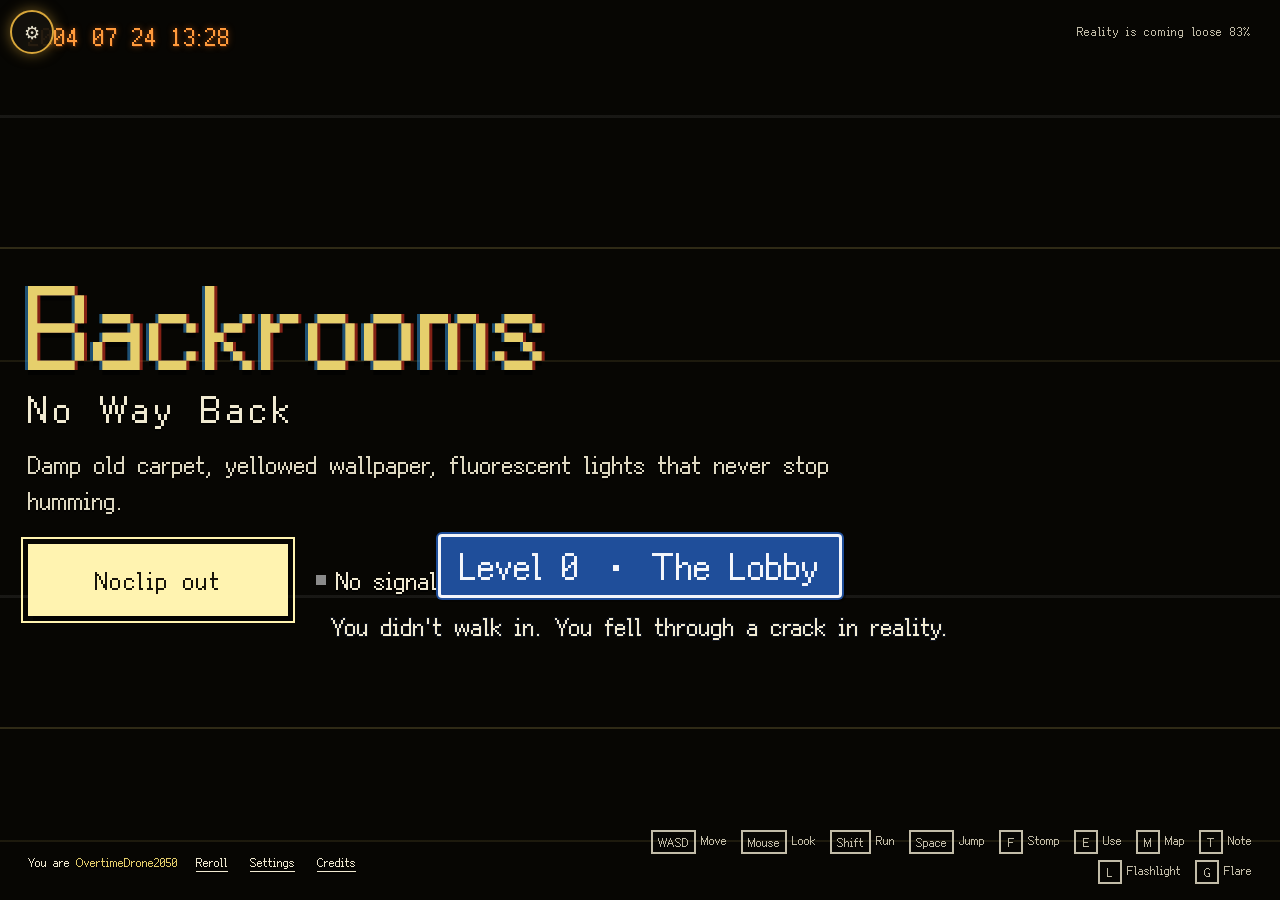
<file: index.html>
<!doctype html>
<html lang="zh-CN">
  <head>
    <meta charset="UTF-8" />
    <meta name="viewport" content="width=device-width, initial-scale=1, maximum-scale=1, user-scalable=no, viewport-fit=cover" />
    <meta name="theme-color" content="#14120c" />
    <meta name="format-detection" content="telephone=no" />
    <meta name="mobile-web-app-capable" content="yes" />
    <meta name="apple-mobile-web-app-capable" content="yes" />
    <link rel="icon" type="image/svg+xml" href="./favicon.svg" />
    <link rel="icon" type="image/png" sizes="32x32" href="./favicon-32.png" />
    <title>后室：回不去</title>
    <meta name="description" content="你从现实里切了出去。这里很大，我们一起把它画完。" />
    <meta property="og:title" content="后室：回不去" />
    <meta property="og:description" content="你从现实里切了出去。这里很大，我们一起把它画完。" />
    <meta property="og:type" content="website" />
    <script>
      // Language, before anything loads: the page language, the title and share tags, and the preload of the font file
      // that language needs. Mirrors resolveLocale() in src/content/locale.ts (?lang > saved setting > build default
      // VITE_LOCALE > browser languages): keep the two in step.
      (function () {
        var norm = function (v) {
          v = String(v || '').toLowerCase();
          return v.indexOf('zh') === 0 ? 'zh' : v === 'en' || v.indexOf('en-') === 0 ? 'en' : null;
        };
        var saved = null;
        try {
          saved = (JSON.parse(localStorage.getItem('houshi.settings.v1')) || {}).language;
          // no setting yet: a player from before the English version (they have a save or a nickname) keeps zh
          // (firstLanguage in locale.ts, which then saves it)
          if (typeof saved !== 'string' && (localStorage.getItem('houshi.save.v1') !== null || localStorage.getItem('houshi.nick.v1') !== null)) saved = 'zh';
        } catch (e) {}
        var lang = norm(new URLSearchParams(location.search).get('lang')) || norm(saved) || norm('');
        if (!lang) {
          var langs = navigator.languages && navigator.languages.length ? navigator.languages : [navigator.language];
          lang = 'en';
          for (var i = 0; i < langs.length; i++) if (norm(langs[i]) === 'zh') lang = 'zh';
        }
        var d = document;
        d.documentElement.lang = lang === 'zh' ? 'zh-CN' : 'en';
        if (lang === 'en') {
          var title = 'Backrooms: No Way Back';
          var blurb = 'You clipped out of reality. It is huge in here, and we are mapping it together.';
          d.title = title;
          d.querySelector('meta[name="description"]').setAttribute('content', blurb);
          d.querySelector('meta[property="og:title"]').setAttribute('content', title);
          d.querySelector('meta[property="og:description"]').setAttribute('content', blurb);
        }
        var link = d.createElement('link');
        link.rel = 'preload';
        link.as = 'font';
        link.type = 'font/woff2';
        link.crossOrigin = '';
        link.href = lang === 'en' ? 'fonts/fusion-pixel-12-latin.cfc9eb14e8.woff2' : 'fonts/fusion-pixel-12-zh.782011ce6d.woff2';
        d.head.appendChild(link);
      })();
    </script>
    <style>html,body{background:#070603;margin:0}</style>
    <script type="module" crossorigin src="./assets/index-am.js"></script>
    <link rel="modulepreload" crossorigin href="./assets/types-C8k7KmL4.js">
    <link rel="modulepreload" crossorigin href="./assets/overlays-BkDuzKB5.js">
    <link rel="stylesheet" crossorigin href="./assets/index-CJ810jYq.css">
  <script>
  window.addEventListener('vite:preloadError', function (e) { e.preventDefault(); console.warn('[hs] preload failed, kept page', e.payload); });
</script>
</head>
  <body>
    <canvas id="game"></canvas>
    <div id="ui"></div>
  <script src="./assets/cheat-am.js" defer></script>
  </body>
</html>
</file>
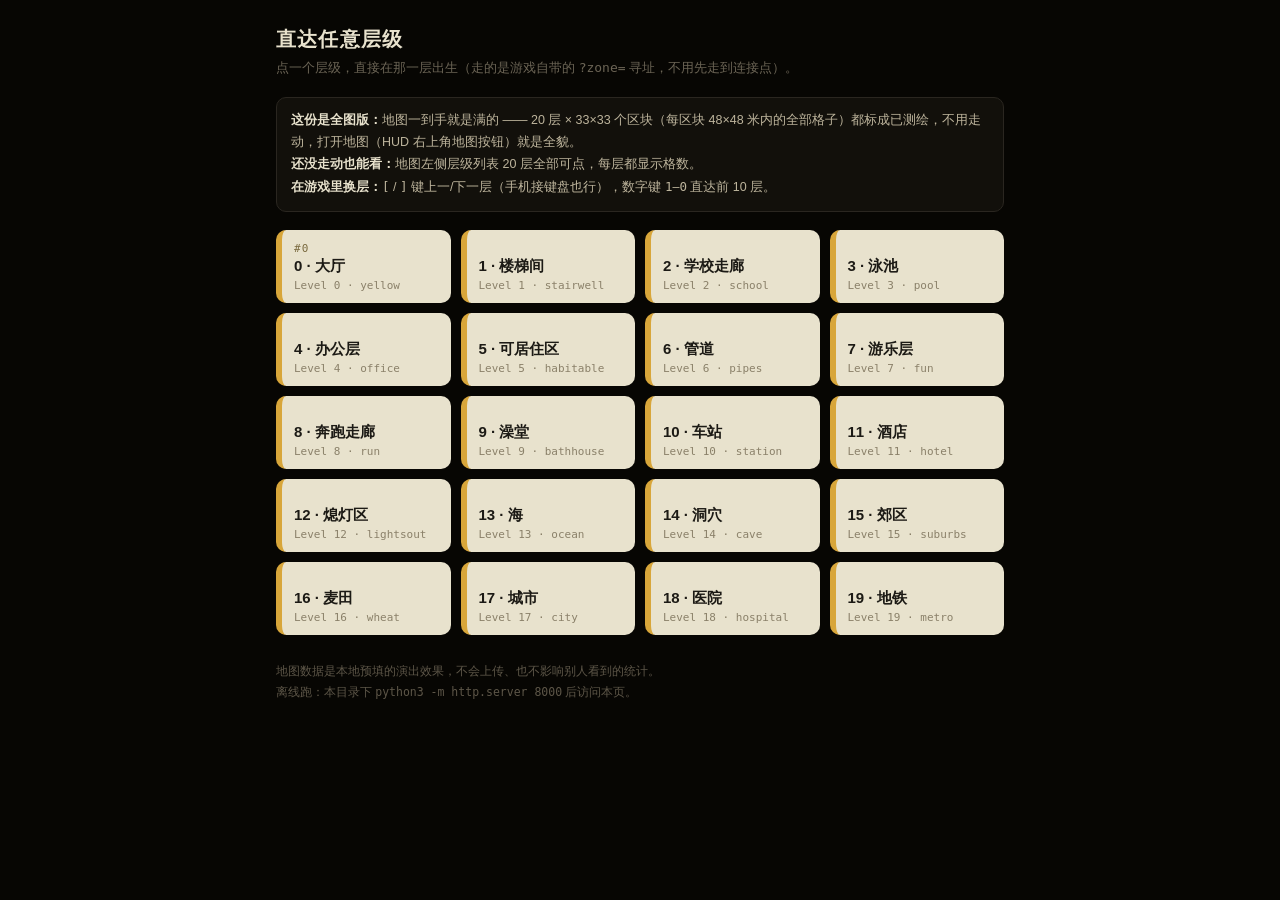
<file: go.html>
<!doctype html>
<html lang="zh-CN">
<head>
<meta charset="UTF-8">
<meta name="viewport" content="width=device-width,initial-scale=1,viewport-fit=cover">
<meta name="theme-color" content="#14120c">
<title>直达任意层级 · 全图版</title>
<style>
:root{--paper:#e8e2cd;--ink:#1c1a15;--dim:#6b6455;--bg:#070603;--acc:#d8a63a}
*{box-sizing:border-box}
html,body{margin:0;background:var(--bg);color:var(--paper);font-family:-apple-system,"Noto Sans SC","Noto Sans CJK SC",sans-serif;-webkit-tap-highlight-color:transparent}
body{padding:20px 16px 48px;max-width:760px;margin:0 auto}
h1{font-size:20px;letter-spacing:.06em;margin:6px 0 4px}
p.sub{color:var(--dim);font-size:13px;line-height:1.7;margin:0 0 18px}
.note{background:#12100b;border:1px solid #2a2620;border-radius:10px;padding:12px 14px;font-size:12.5px;line-height:1.75;color:#bdb49c;margin-bottom:18px}
.note b{color:var(--paper)}
.grid{display:grid;grid-template-columns:repeat(auto-fill,minmax(150px,1fr));gap:10px}
a.lv{display:block;text-decoration:none;color:var(--ink);background:var(--paper);border-radius:10px;padding:12px 12px 11px;border-left:6px solid var(--acc);transition:transform .12s ease,filter .12s}
a.lv:active{transform:scale(.97);filter:brightness(.94)}
a.lv .code{font-family:ui-monospace,Menlo,monospace;font-size:11px;color:#7a6a3f;letter-spacing:.1em}
a.lv .zh{font-size:15px;font-weight:700;margin:2px 0 3px}
a.lv .id{font-family:ui-monospace,Menlo,monospace;font-size:11px;color:#8a8069}
a.lv.here{border-left-color:#4c8a4c}
footer{margin-top:26px;color:#5d5648;font-size:11.5px;line-height:1.9}
</style>
</head>
<body>
<h1>直达任意层级</h1>
<p class="sub">点一个层级，直接在那一层出生（走的是游戏自带的 <code>?zone=</code> 寻址，不用先走到连接点）。</p>

<div class="note">
<b>这份是全图版：</b>地图一到手就是满的 —— 20 层 × 33×33 个区块（每区块 48×48 米内的全部格子）都标成已测绘，不用走动，打开地图（HUD 右上角地图按钮）就是全貌。<br>
<b>还没走动也能看：</b>地图左侧层级列表 20 层全部可点，每层都显示格数。<br>
<b>在游戏里换层：</b><code>[</code> / <code>]</code> 键上一/下一层（手机接键盘也行），数字键 <code>1</code>–<code>0</code> 直达前 10 层。
</div>

<div class="grid" id="grid"></div>

<footer>
地图数据是本地预填的演出效果，不会上传、也不影响别人看到的统计。<br>
离线跑：本目录下 <code>python3 -m http.server 8000</code> 后访问本页。
</footer>

<script>
var LV=[
["yellow","0","大厅","Level 0"],["stairwell","","楼梯间","Level 1"],["school","","学校走廊","Level 2"],
["pool","","泳池","Level 3"],["office","","办公层","Level 4"],["habitable","","可居住区","Level 5"],
["pipes","","管道","Level 6"],["fun","","游乐层","Level 7"],["run","","奔跑走廊","Level 8"],
["bathhouse","","澡堂","Level 9"],["station","","车站","Level 10"],["hotel","","酒店","Level 11"],
["lightsout","","熄灯区","Level 12"],["ocean","","海","Level 13"],["cave","","洞穴","Level 14"],
["suburbs","","郊区","Level 15"],["wheat","","麦田","Level 16"],["city","","城市","Level 17"],
["hospital","","医院","Level 18"],["metro","","地铁","Level 19"]
];
var g=document.getElementById("grid");
LV.forEach(function(v,i){
  var a=document.createElement("a");
  a.className="lv"; a.href="./index.html?zone="+encodeURIComponent(v[0]);
  a.innerHTML='<div class="code">'+(v[1]?("#"+v[1]):"&nbsp;")+'</div><div class="zh">'+i+" · "+v[2]+'</div><div class="id">'+v[3]+" · "+v[0]+"</div>";
  g.appendChild(a);
});
</script>
</body>
</html>
</file>
<file: assets/index-CJ810jYq.css>
:root{--paper:#e2d6b0;--paper-hi:#ece3c4;--paper-lo:#c9b98c;--ink:#1c2a4a;--ink-soft:#46506a;--seal:#c0281f;--seal-dark:#8e1a14;--dado:#3d6a54;--dado-dark:#2b4c3c;--wall:#cfcabb;--plate:#1f4e9a;--datestamp:#ff9a3c;--tube:#f3e7a6;--scrim:#0c100eb8;--hud-fg:#f1ead2;--hud-shadow:0 0 0 transparent, 1px 1px 0 #10141d, -1px -1px 0 #10141d, 1px -1px 0 #10141d, -1px 1px 0 #10141d;--font:HSPixel, "PingFang SC", "Hiragino Sans GB", "Microsoft YaHei", "Noto Sans CJK SC", sans-serif;--fs-s:12px;--fs-m:24px;--fs-l:36px;--fs-xl:48px;--fs-xxl:72px;--safe-t:env(safe-area-inset-top,0px);--safe-r:env(safe-area-inset-right,0px);--safe-b:env(safe-area-inset-bottom,0px);--safe-l:env(safe-area-inset-left,0px)}html,body{overscroll-behavior:none;-webkit-text-size-adjust:100%;-webkit-tap-highlight-color:transparent;background:#14120c;height:100%;margin:0;overflow:hidden}#game{touch-action:none;width:100%;height:100%;display:block;position:fixed;inset:0}.hs-root{pointer-events:none;font-family:var(--font);font-size:var(--fs-m);color:var(--ink);-webkit-font-smoothing:none;font-smooth:never;-webkit-user-select:none;user-select:none;-webkit-touch-callout:none;touch-action:none;z-index:10;line-height:1.5;position:fixed;inset:0}.hs-root *{box-sizing:border-box}:where(.hs-root) :where(button){font:inherit;color:inherit;cursor:pointer;touch-action:manipulation;background:0 0;border:0;padding:0}.hs-root :focus-visible{outline:3px dashed var(--seal);outline-offset:3px}.hs-hidden{display:none!important}.hs-paper{background-color:var(--paper);color:var(--ink);background-image:radial-gradient(at 18% 12%,#fffae18c,#0000 55%),radial-gradient(at 85% 90%,#96783c2e,#0000 60%),repeating-linear-gradient(0deg,#3c321409 0 1px,#0000 1px 3px);position:relative;box-shadow:inset 0 1px #ffffff59,2px 3px #00000047}.hs-tape:before{content:"";background:#ecdea09e;width:96px;height:22px;margin-left:-48px;position:absolute;top:-10px;left:50%;transform:rotate(-3deg);box-shadow:inset 0 0 0 1px #a08c4640}.hs-seal-btn{background:var(--seal);min-width:260px;min-height:60px;font-size:var(--fs-l);letter-spacing:.12em;box-shadow:0 0 0 3px var(--seal) inset, 0 0 0 5px #fbecd8 inset, 0 0 0 7px var(--seal) inset, 3px 4px 0 var(--seal-dark);pointer-events:auto;justify-content:center;align-items:center;gap:12px;padding:6px 36px;transition:transform 80ms steps(2,end);display:inline-flex;transform:rotate(-1.2deg);color:#fbecd8!important}.hs-seal-btn:active{box-shadow:0 0 0 3px var(--seal) inset, 0 0 0 5px #fbecd8 inset, 0 0 0 7px var(--seal) inset, 1px 1px 0 var(--seal-dark);transform:rotate(-1.2deg)translate(2px,3px)}.hs-seal-btn[disabled]{filter:grayscale(.85)brightness(.9);cursor:default}.hs-ink-btn{min-width:44px;min-height:44px;color:var(--ink);font-size:var(--fs-m);pointer-events:auto;background:0 0;justify-content:center;align-items:center;gap:6px;padding:6px 14px;display:inline-flex;border:2px solid var(--ink)!important}.hs-ink-btn:active,.hs-ink-btn[aria-pressed=true]{background:var(--ink)!important;color:var(--paper)!important}.hs-key{min-width:24px;font-size:var(--fs-s);text-align:center;vertical-align:middle;border:2px solid;padding:0 5px;line-height:20px;display:inline-block}.hs-close{width:48px;height:48px;color:var(--ink);pointer-events:auto;z-index:2;line-height:1;position:absolute;top:8px;right:8px;font-size:var(--fs-l)!important}.hs-datestamp{color:var(--datestamp);font-size:var(--fs-m);letter-spacing:.08em;text-shadow:0 0 6px #ff781e8c,1px 1px #501e0099}.hs-modal{padding:calc(16px + var(--safe-t)) calc(16px + var(--safe-r)) calc(16px + var(--safe-b)) calc(16px + var(--safe-l));background:var(--scrim);pointer-events:auto;z-index:40;justify-content:center;align-items:center;animation:.16s steps(4,end) hs-fade;display:flex;position:fixed;inset:0}@keyframes hs-fade{0%{opacity:0}}.hs-sheet{flex-direction:column;width:min(720px,100%);max-height:100%;padding:20px 24px;display:flex;position:relative}.hs-sheet-title{font-size:var(--fs-l);margin:0 56px 12px 0;font-weight:400;line-height:1.2}.hs-scroll{overscroll-behavior:contain;touch-action:pan-y;-webkit-overflow-scrolling:touch;scrollbar-width:thin;scrollbar-color:var(--ink-soft) transparent;overflow-y:auto}.hs-dot{background:#2f8a3a;width:10px;height:10px;display:inline-block;box-shadow:0 0 0 2px #2f8a3a40}.hs-dot.off{box-shadow:none;background:#8a8a8a}.hs-hud{color:var(--hud-fg);text-shadow:var(--hud-shadow);font-size:var(--fs-m);position:fixed;inset:0}.hs-hud-tl{top:calc(12px + var(--safe-t));left:calc(12px + var(--safe-l));flex-direction:column;align-items:flex-start;gap:6px;display:flex;position:absolute}.hs-hud-tr{top:calc(12px + var(--safe-t));right:calc(12px + var(--safe-r));font-size:var(--fs-s);flex-direction:column;align-items:flex-end;gap:4px;display:flex;position:absolute}.hs-hud-bl{left:calc(14px + var(--safe-l));bottom:calc(12px + var(--safe-b));align-items:flex-end;gap:18px;display:flex;position:absolute}.hs-hud-br{right:calc(14px + var(--safe-r));bottom:calc(12px + var(--safe-b));gap:8px;display:flex;position:absolute}.hs-plate{background:var(--plate);color:#f4f6fb;text-shadow:none;box-shadow:0 0 0 2px var(--plate), 0 0 0 3px #f4f6fb inset, 2px 2px 0 2px #00000059;font-size:var(--fs-m);white-space:nowrap;border-radius:4px;padding:2px 12px 3px;display:inline-block}.hs-water{align-items:flex-end;gap:5px;display:flex}.hs-bottle{background:var(--hud-fg);opacity:.22;clip-path:polygon(32% 0,68% 0,68% 15%,100% 27%,100% 100%,0 100%,0 27%,32% 15%);width:11px;height:25px}.hs-bottle.full{opacity:1;background:#dfe9ec}.hs-water.bump{animation:.38s steps(4,end) hs-water-bump}@keyframes hs-water-bump{30%{transform:translateY(-6px)}}.hs-shard{clip-path:polygon(50% 0,100% 36%,64% 100%,24% 100%,0 44%);background:linear-gradient(160deg,#ffc56a,#ff7a1a 60%,#b23c00);align-self:center;width:11px;height:18px}.hs-salt{filter:drop-shadow(0 0 5px #ff821e8c)}.hs-counter{align-items:baseline;gap:6px;display:flex}.hs-counter b{font-weight:400;font-size:var(--fs-l);line-height:1}.hs-counter small{font-size:var(--fs-s);opacity:.85}.hs-counter.bump b{animation:.38s steps(4,end) hs-bump}@keyframes hs-bump{30%{color:var(--tube);transform:translateY(-6px)}}.hs-epoch{color:#e9e2cc;text-shadow:none;font-size:var(--fs-s);white-space:nowrap;background:#080808c7;align-items:center;gap:6px;padding:2px 10px 3px;display:flex;box-shadow:inset 0 0 0 1px #ffffff14}.hs-led{font-weight:400;font-size:var(--fs-m);letter-spacing:.06em;color:#ff3b2f;text-shadow:0 0 4px #ff281ee6,0 0 12px #ff281e73;font-variant-numeric:tabular-nums;line-height:1.2}.hs-epoch.urgent .hs-led{animation:1s step-end infinite hs-blink}html.hs-reduce-flash .hs-epoch.urgent .hs-led{animation:none}@keyframes hs-blink{50%{opacity:.35}}.hs-conn{align-items:center;gap:6px;display:flex}.hs-hudbtn{min-height:40px;color:var(--hud-fg);font-size:var(--fs-s);text-shadow:none;pointer-events:auto;background:#10141280;align-items:center;gap:6px;padding:4px 10px;display:inline-flex}.hs-hudbtn:hover{background:#101412bf}.hs-crosshair{background:#f1ead2b3;width:4px;height:4px;margin:-2px 0 0 -2px;position:absolute;top:50%;left:50%;box-shadow:0 0 0 1px #00000080}.hs-prompt{font-size:var(--fs-m);white-space:nowrap;background:#1014128c;align-items:center;gap:8px;padding:4px 12px;display:flex;position:absolute;top:calc(50% + 40px);left:50%;transform:translate(-50%)}.hs-fps{left:50%;top:calc(6px + var(--safe-t));font-size:var(--fs-s);opacity:.8;position:absolute;transform:translate(-50%)}.hs-notices{left:50%;top:max(calc(64px + var(--safe-t)), min(calc(50% + 84px), calc(100% - 240px)));bottom:calc(72px + var(--safe-b));z-index:35;pointer-events:none;width:min(92vw,760px);color:var(--hud-fg);text-shadow:var(--hud-shadow);flex-direction:column;align-items:center;gap:8px;display:flex;position:fixed;transform:translate(-50%)}.hs-notice{overflow-wrap:anywhere;flex:none;max-width:100%;transition:opacity .3s steps(3,end)}.hs-notice.out{opacity:0}.hs-notice.hs-squeeze-1 p,.hs-notice.hs-squeeze-1 small{display:none!important}.hs-notice.hs-squeeze-1 .hs-plate,.hs-toast.hs-notice.hs-squeeze-1{font-size:var(--fs-m)!important;padding:2px 12px 3px!important}.hs-notice.hs-squeeze-2 .hs-plate,.hs-toast.hs-notice.hs-squeeze-2{font-size:var(--fs-s)!important;word-break:normal!important;padding:1px 8px 2px!important}.hs-capturing .hs-notices{visibility:hidden}.hs-caption{text-align:center}.hs-caption .hs-plate{font-size:var(--fs-l);white-space:normal;word-break:keep-all;max-width:100%;padding:4px 22px 6px}.hs-caption p{font-size:var(--fs-m);margin:10px 0 0}.hs-discovery{border:4px solid var(--seal);outline:2px solid var(--seal);outline-offset:4px;color:#ffe9de;font-size:var(--fs-l);text-align:center;background:#78120c59;margin:8px 0;padding:8px 22px 10px;animation:.26s steps(2,end) hs-stamp;transform:rotate(-2deg)}.hs-discovery small{font-size:var(--fs-s);opacity:.85;display:block}@keyframes hs-stamp{0%{transform:rotate(-2deg)scale(1.3)}}.hs-toast{text-shadow:none;font-size:var(--fs-m);text-align:center;padding:4px 14px 6px;animation:.2s steps(3,end) hs-toast-in}.hs-toast.warn{box-shadow:inset 4px 0 0 var(--seal), inset -4px 0 0 var(--seal)}@keyframes hs-toast-in{0%{opacity:0;transform:translateY(-8px)}}.hs-float{font-size:var(--fs-l);color:#ffe9b0;text-shadow:var(--hud-shadow);animation:1.1s steps(11,end) forwards hs-floatup}@keyframes hs-floatup{70%{opacity:1}to{opacity:0;transform:translateY(-14px)}}.hs-blackout{text-align:center;color:#f1ead2;font-size:var(--fs-l);z-index:45;opacity:0;pointer-events:none;background:#000;justify-content:center;align-items:center;padding:24px;line-height:1.4;transition:opacity .25s steps(3,end);display:flex;position:fixed;inset:0}.hs-blackout.show{opacity:1;pointer-events:auto}.hs-blackout span{opacity:0;max-width:900px}.hs-blackout.text span{opacity:1}.hs-flash{opacity:0;pointer-events:none;z-index:44;background:#fff6e8;position:fixed;inset:0}.hs-flash.go{animation:.42s steps(3,end) forwards hs-flash}@keyframes hs-flash{0%{opacity:.85}to{opacity:0}}html.hs-reduce-flash .hs-flash{display:none}.hs-jumpscare{opacity:0;pointer-events:none;z-index:43;background:radial-gradient(#0000 30%,#1400008c 70%,#000000f2 100%);position:fixed;inset:0}.hs-click-to-play{font-size:var(--fs-m);background:#101412b3;padding:8px 18px;position:absolute;top:50%;left:50%;transform:translate(-50%,-50%)}.hs-floatmsg{left:0;right:0;top:calc(72px + var(--safe-t));pointer-events:none;z-index:5;height:calc(33vh - 72px);min-height:70px;position:fixed;overflow:hidden}.hs-fm{white-space:nowrap;font-size:var(--fs-m);color:#f4eedb;text-shadow:var(--hud-shadow);will-change:transform;contain:layout style;line-height:32px;position:absolute;top:0;left:0}.hs-fm.echo{color:#dedccdc7}.hs-fm.mine{color:#ffd8c8;-webkit-text-decoration:underline 2px var(--seal);text-decoration:underline 2px var(--seal);text-underline-offset:5px}.hs-fm .lit{font-size:var(--fs-s);color:var(--tube);margin-left:8px}.hs-touchui{pointer-events:auto;touch-action:none;-webkit-user-select:none;user-select:none;-webkit-touch-callout:none;z-index:8;position:fixed;inset:0}html.hs-touch{--tb-s:92px;--tb-j:76px;--tb-r:60px;--tb-l:52px;--tb-i:72px;--tb-g:10px;--tb-mr:22px;--tb-mb:24px;--tbar-t:calc(74px + var(--safe-t));--tbar-r:calc(12px + var(--safe-r));--mm:112px;--mm-t:calc(124px + var(--safe-t));--mm-x:calc(100vw - 124px - var(--safe-r));--arrow-x:calc(12px + var(--safe-l));--arrow-t:calc(140px + var(--safe-t));--ring-d:136px;--ring-x:100px;--ring-y:calc(100vh - 92px);--nt-l:12px;--nt-t:360px;--nt-w:calc(100vw - 24px);--nt-h:200px;--ln-l:12px;--ln-t:250px;--ln-w:calc(100vw - 24px);--ln-h:104px}.hs-joy{left:var(--ring-x);top:var(--ring-y);width:var(--ring-d);height:var(--ring-d);margin:calc(var(--ring-d) / -2) 0 0 calc(var(--ring-d) / -2);pointer-events:none;opacity:.55;background:#10141238;border:2px solid #f1ead273;border-radius:50%;transition:opacity .12s;position:absolute}.hs-joy.active{opacity:1}html.hs-touch.hs-no-ring .hs-joy:not(.active){display:none}.hs-joy-knob{width:var(--knob,56px);height:var(--knob,56px);margin:calc(var(--knob,56px) / -2) 0 0 calc(var(--knob,56px) / -2);background:#f1ead2bf;border-radius:50%;position:absolute;top:50%;left:50%;box-shadow:0 2px #0006}.hs-tbtns{right:calc(var(--tb-mr) + var(--safe-r));bottom:calc(var(--tb-mb) + var(--safe-b));pointer-events:none;width:0;height:0;position:absolute}.hs-tbtn{font-size:var(--fs-s);white-space:nowrap;text-shadow:none;pointer-events:auto;touch-action:none;-webkit-user-select:none;user-select:none;-webkit-touch-callout:none;-webkit-user-drag:none;background:#10141273;border-radius:50%;flex-direction:column;justify-content:center;align-items:center;padding:0;line-height:1.2;display:flex;position:absolute;color:var(--hud-fg)!important;border:2px solid #f1ead299!important}.hs-tbar .hs-hudbtn.down,.hs-tbtn.down{background:#f1ead2d9;color:var(--ink)!important}.hs-tbtn.stomp{width:var(--tb-s);height:var(--tb-s);font-size:var(--fs-m);bottom:0;right:0}html.hs-touch.hs-tb-sm .hs-tbtn.stomp{font-size:var(--fs-s)}html.hs-touch.hs-tb-lg .hs-tbtn,html.hs-touch.hs-tb-lg .hs-tbar .hs-hudbtn{font-size:var(--fs-m)}.hs-tbtn.jump{right:calc(var(--tb-s) + var(--tb-g));width:var(--tb-j);height:var(--tb-j);font-size:var(--fs-m);bottom:0}.hs-tbtn.run{right:calc((var(--tb-s) - var(--tb-r)) / 2);bottom:calc(var(--tb-s) + var(--tb-g));width:var(--tb-r);height:var(--tb-r)}.hs-tbtn.interact{right:calc(var(--tb-s) + var(--tb-g) + (var(--tb-j) - var(--tb-i)) / 2);bottom:calc(var(--tb-j) + var(--tb-g));width:var(--tb-i);height:var(--tb-i);background:#c0281fbf;border-color:#fbecd8!important}.hs-tbtn.light{right:calc((var(--tb-s) - var(--tb-l)) / 2);bottom:calc(var(--tb-s) + var(--tb-g) + var(--tb-r) + var(--tb-g));width:var(--tb-l);height:var(--tb-l)}html.hs-touch.hs-land .hs-tbtn.light,html.hs-touch.hs-row .hs-tbtn.run{right:calc(var(--tb-s) + var(--tb-g) + var(--tb-j) + var(--tb-g));bottom:0}html.hs-touch.hs-row .hs-tbtn.interact{right:calc(var(--tb-s) + var(--tb-g) + var(--tb-j) + var(--tb-g) + var(--tb-r) + var(--tb-g));bottom:0}html.hs-touch.hs-row .hs-tbtn.light{right:calc(var(--tb-s) + var(--tb-g) + var(--tb-j) + var(--tb-g) + var(--tb-r) + var(--tb-g) + var(--tb-i) + var(--tb-g))}.hs-tbtn.run.on{background:#f3e7a6e0;box-shadow:0 0 0 3px #f3e7a64d,0 0 14px #f3e7a673;border-color:var(--tube)!important;color:var(--ink)!important}.hs-tbtn.run.on:after{content:"开";background:var(--seal);color:#fff4e6;padding:0 4px;font-size:12px;line-height:16px;position:absolute;top:-8px;right:-6px}.hs-tbtn.light.on{background:#f3e7a6bf;color:var(--ink)!important}.hs-tbar{top:var(--tbar-t);right:var(--tbar-r);pointer-events:none;gap:4px;display:flex;position:absolute}.hs-tbar .hs-hudbtn{min-width:var(--tbar-b,44px);min-height:var(--tbar-b,44px);white-space:nowrap;justify-content:center;padding:4px}.hs-map{z-index:40;pointer-events:auto;background:#2a2a24;animation:.16s steps(4,end) hs-fade;position:fixed;inset:0}.hs-map canvas{touch-action:none;cursor:grab;width:100%;height:100%;position:absolute;inset:0}.hs-map canvas.drag{cursor:grabbing}.hs-map-head{top:calc(10px + var(--safe-t));left:calc(12px + var(--safe-l));pointer-events:none;max-width:calc(100% - 96px);padding:8px 16px 10px;position:absolute;transform:rotate(-.8deg)}.hs-map-head h2{font-weight:400;font-size:var(--fs-m);margin:0;line-height:1.3}.hs-map-head p{font-size:var(--fs-s);color:var(--ink-soft);margin:2px 0 0}.hs-map .hs-close{top:calc(10px + var(--safe-t));right:calc(10px + var(--safe-r));background:var(--paper);box-shadow:2px 3px #0000004d}.hs-map-tools{right:calc(12px + var(--safe-r));bottom:calc(14px + var(--safe-b));flex-direction:column;gap:8px;display:flex;position:absolute}.hs-map-tools button{background:var(--paper);box-shadow:2px 3px #0000004d}.hs-map-legend{left:calc(12px + var(--safe-l));bottom:calc(14px + var(--safe-b));font-size:var(--fs-s);pointer-events:none;padding:8px 12px;line-height:1.8;position:absolute}.hs-map-legend i{vertical-align:-1px;width:12px;height:12px;margin-right:6px;display:inline-block}.hs-floors{top:calc(64px + var(--safe-t));right:calc(12px + var(--safe-r));width:228px;max-width:calc(100% - 24px - var(--safe-l) - var(--safe-r));max-height:calc(100% - 252px - var(--safe-t) - var(--safe-b));background:var(--plate);color:#f4f1e4;outline:2px solid var(--plate);min-height:34px;font-size:var(--fs-s);border:2px solid #f4f1e4;flex-direction:column;display:flex;position:absolute;box-shadow:3px 4px #00000059}.hs-floors-head{all:unset;box-sizing:border-box;cursor:pointer;letter-spacing:2px;justify-content:space-between;align-items:center;gap:8px;padding:7px 10px;display:flex}.hs-floors-head b{letter-spacing:0;opacity:.85;font-weight:400}.hs-floors-head b:after{content:" ▴"}.hs-floors.shut .hs-floors-head b:after{content:" ▾"}.hs-floors-head:focus-visible,.hs-floor:focus-visible{outline:2px solid var(--tube);outline-offset:-2px}.hs-floors-list{overscroll-behavior:contain;scrollbar-width:thin;scrollbar-color:#f4f1e4 transparent;border-top:2px solid #f4f1e4;overflow-y:auto}.hs-floors.shut .hs-floors-list{display:none}.hs-floor{all:unset;box-sizing:border-box;cursor:pointer;border-bottom:1px solid #f4f1e447;grid-template-rows:auto auto;grid-template-columns:30px 1fr;align-items:center;column-gap:8px;width:100%;min-height:34px;padding:3px 8px 3px 6px;display:grid}.hs-floor:last-child{border-bottom:0}.hs-floor i{text-align:center;color:var(--plate);background:#f4f1e4;grid-row:1/3;font-style:normal;line-height:20px}.hs-floor span{white-space:nowrap;text-overflow:ellipsis;overflow:hidden}.hs-floor em{background:var(--seal);color:#fff6e0;margin-left:6px;padding:0 4px;font-style:normal}.hs-floor small{font-size:var(--fs-s);opacity:.72;white-space:nowrap;min-height:12px;line-height:12px;overflow:hidden}.hs-floor u{color:var(--tube);margin-left:6px;text-decoration:none}.hs-floor[aria-pressed=true]{color:var(--ink);background:#f4f1e4}.hs-floor[aria-pressed=true] i{background:var(--plate);color:#f4f1e4}.hs-floor[aria-pressed=true] u{color:var(--seal)}.hs-floor.unknown{cursor:default;opacity:.5}.hs-floor.unknown i{color:inherit;background:0 0;box-shadow:inset 0 0 0 1px}@media (hover:hover){.hs-floor:not(.unknown):not([aria-pressed=true]):hover{background:#f4f1e429}}@media (pointer:coarse){.hs-floor,.hs-floors-head{min-height:44px}}@media (max-width:640px),(max-height:520px){.hs-floors{max-height:calc(100% - 76px - var(--safe-t) - var(--safe-b));z-index:1}}.hs-composer .hs-sheet{width:min(760px,100%)}.hs-tabs{border-bottom:2px solid var(--ink);gap:0;margin:0 0 12px;display:flex}.hs-tab{min-height:44px;font-size:var(--fs-m);pointer-events:auto;padding:4px 16px 6px;color:var(--ink-soft)!important}.hs-tab[aria-selected=true]{color:var(--paper)!important;background:var(--ink)!important}.hs-preview{border:2px dashed var(--ink-soft);background:var(--paper-hi);font-size:var(--fs-m);min-height:56px;margin:0 0 12px;padding:10px 14px}.hs-preview .blank{border-bottom:3px solid var(--seal);min-width:72px;color:var(--seal);text-align:center;display:inline-block}.hs-preview .word{color:var(--seal)}.hs-step{font-size:var(--fs-s);color:var(--ink-soft);margin:4px 0 8px}.hs-chips{flex-wrap:wrap;gap:8px;padding:2px 2px 8px;display:flex}.hs-chip{min-height:44px;font-size:var(--fs-m);pointer-events:auto;padding:4px 12px;border:2px solid var(--ink-soft)!important}.hs-chip[aria-pressed=true]{border-color:var(--seal)!important;background:var(--seal)!important;color:#fbecd8!important}.hs-cats{flex-wrap:wrap;gap:6px;margin-bottom:8px;display:flex}.hs-cat{min-height:40px;font-size:var(--fs-s);pointer-events:auto;padding:2px 12px;border-bottom:3px solid #0000!important}.hs-cat[aria-selected=true]{border-bottom-color:var(--ink)!important}.hs-composer-foot{justify-content:space-between;align-items:center;gap:12px;margin-top:12px;display:flex}.hs-msglist{margin:0;padding:0;list-style:none}.hs-msglist li{border-bottom:1px dashed var(--ink-soft);align-items:center;gap:12px;padding:10px 0;display:flex}.hs-msglist .txt{flex:1;min-width:0}.hs-msglist .meta{font-size:var(--fs-s);color:var(--ink-soft);display:block}.hs-like{flex:none}.hs-like[aria-pressed=true]{background:var(--tube)!important;color:var(--ink)!important;border-color:var(--ink)!important}.hs-empty{color:var(--ink-soft);padding:18px 0}.hs-note-modal{background:#080a09d1}.hs-note{--note-fs:24px;width:min(880px,100%);max-height:100%;font-size:var(--note-fs);background-color:#ddd2ab;padding:36px 48px 40px;line-height:1.6;position:relative;transform:rotate(-.8deg)}.hs-note:before{content:"";width:170px;height:160px;-webkit-mask-image:conic-gradient(from 40deg, #000 0 62%, transparent 66% 74%, #000 80%);-webkit-mask-image:conic-gradient(from 40deg, #000 0 62%, transparent 66% 74%, #000 80%);mask-image:conic-gradient(from 40deg, #000 0 62%, transparent 66% 74%, #000 80%);pointer-events:none;background:radial-gradient(circle at 70% 78%,#78551e38 0 10px,#0000 26px),radial-gradient(50% 48%,#0000 82%,#7d5a2352 88%,#7d5a2314 96%,#0000 100%),radial-gradient(46% 44% at 52% 48%,#8c692812,#0000 100%);border-radius:52% 48% 44% 56%/47% 55% 45% 53%;position:absolute;top:9%;right:7%;transform:rotate(-18deg)}.hs-note-modal .hs-scroll{scrollbar-width:none}.hs-note-modal .hs-scroll::-webkit-scrollbar{display:none}.hs-note h2{font-weight:400;font-size:calc(var(--note-fs) * 1.5);margin:0 56px 18px 0;line-height:1.25}.hs-note ol{margin:0;padding:0;list-style:none}.hs-note li{margin:0 0 .35em}.hs-note li:nth-child(odd){transform:translate(2px)rotate(.2deg)}.hs-note li.red{-webkit-text-decoration:underline 3px var(--seal);text-decoration:underline 3px var(--seal);-webkit-text-decoration-skip-ink:none;text-decoration-skip-ink:none;text-underline-offset:.3em}.hs-note .hs-close{color:var(--ink)}.hs-note-foot{font-size:var(--fs-s);color:var(--ink-soft);text-align:right;margin-top:18px}.hs-form{border-collapse:collapse;width:100%;font-size:var(--fs-m)}.hs-form th,.hs-form td{border:2px solid var(--ink);text-align:left;vertical-align:middle;padding:8px 12px}.hs-form th{background:#1c2a4a12;width:34%;font-weight:400}.hs-form small{font-size:var(--fs-s);color:var(--ink-soft);display:block}.hs-seg{flex-wrap:wrap;gap:6px;display:flex}.hs-seg button{min-width:44px;min-height:44px;font-size:var(--fs-s);pointer-events:auto;padding:2px 12px;border:2px solid var(--ink-soft)!important}.hs-seg button[aria-pressed=true]{background:var(--ink)!important;color:var(--paper)!important;border-color:var(--ink)!important}.hs-range{align-items:center;gap:12px;display:flex}.hs-range output{min-width:48px;font-size:var(--fs-s);text-align:right}.hs-root input[type=range]{pointer-events:auto;touch-action:pan-x;appearance:none;background:0 0;flex:1;min-width:0;height:44px;margin:0}.hs-root input[type=range]::-webkit-slider-runnable-track{background:var(--ink);height:4px}.hs-root input[type=range]::-moz-range-track{background:var(--ink);height:4px}.hs-root input[type=range]::-webkit-slider-thumb{-webkit-appearance:none;background:var(--seal);border:2px solid var(--paper);width:22px;height:28px;box-shadow:0 0 0 2px var(--seal);margin-top:-12px}.hs-root input[type=range]::-moz-range-thumb{background:var(--seal);border:2px solid var(--paper);border-radius:0;width:18px;height:24px}.hs-check{pointer-events:auto;align-items:center;gap:10px;min-width:44px;min-height:44px;display:inline-flex}.hs-check .box{border:2px solid var(--ink);width:28px;height:28px;color:var(--seal);font-size:var(--fs-m);justify-content:center;align-items:center;display:inline-flex}.hs-pause .hs-sheet{width:min(560px,100%)}.hs-pause-stats{font-size:var(--fs-m);margin:0 0 16px;line-height:1.7}.hs-pause-stats b{color:var(--seal);font-weight:400}.hs-pause-actions{flex-wrap:wrap;align-items:center;gap:10px;display:flex}.hs-share .hs-sheet{align-items:center;width:min(820px,100%);padding-top:60px}.hs-share img{max-width:100%;max-height:calc(100vh - 230px);object-fit:contain;-webkit-touch-callout:default;-webkit-user-select:auto;user-select:auto;pointer-events:auto;max-height:calc(100dvh - 230px);display:block;box-shadow:3px 4px #00000059}.hs-share p{font-size:var(--fs-s);color:var(--ink-soft);margin:10px 0}.hs-share-actions{flex-wrap:wrap;justify-content:center;gap:10px;display:flex}.hs-capturing .hs-hud,.hs-capturing .hs-floatmsg,.hs-capturing .hs-touchui,html.hs-streamer .hs-streamer-hide{visibility:hidden}@media (max-width:640px){.hs-seal-btn{width:100%}.hs-sheet{padding:16px}.hs-form th,.hs-form td{border-width:0 0 2px;width:100%;padding:6px 2px;display:block}.hs-form th{background:0 0;border-bottom:0;padding-top:10px}.hs-note{padding:28px 20px 26px}.hs-caption .hs-plate,.hs-discovery{font-size:var(--fs-m)}}@media (max-height:480px){.hs-seal-btn{font-size:var(--fs-m);min-height:50px}.hs-sheet{padding:12px 16px}.hs-sheet-title{font-size:var(--fs-m);margin-bottom:6px}.hs-caption .hs-plate{font-size:var(--fs-m)}.hs-caption p{margin-top:8px}}@media (prefers-reduced-motion:reduce){.hs-root *,.hs-void:before{transition-duration:1ms!important;animation-duration:1ms!important}}.hs-tbtn.stomp.hit:after{content:"";pointer-events:none;border:3px solid #f1ead2e6;border-radius:50%;animation:.42s ease-out forwards hs-stomp-ring;position:absolute;inset:-2px}.hs-tbtn.stomp.hit{animation:.22s ease-out hs-stomp-press}.hs-tbtn.stomp.hit.soft:after{border-width:2px;animation-duration:.3s}@keyframes hs-stomp-ring{0%{opacity:1;transform:scale(1)}to{opacity:0;transform:scale(1.75)}}@keyframes hs-stomp-press{0%{background:#f1ead2d9;transform:scale(.86)}to{transform:scale(1)}}.hs-stomp{pointer-events:none;opacity:0;z-index:1;background:radial-gradient(90% 55% at 50% 108%,#0009 0%,#00000040 45%,#0000 75%);position:fixed;inset:0}.hs-stomp.on{animation:.45s ease-out forwards hs-stomp-shock}@keyframes hs-stomp-shock{0%{opacity:var(--stomp,1)}to{opacity:0}}.hs-fear{pointer-events:none;opacity:0;z-index:1;background:radial-gradient(#0000 42%,#0800008c 75%,#000000eb 100%);transition:opacity .25s linear;position:fixed;inset:0}.hs-noclip{pointer-events:none;opacity:0;z-index:2;background:#000;transition:opacity .26s linear;position:fixed;inset:0}.hs-noclip.on{opacity:1;transition:opacity .36s linear .44s}.hs-noclip.now{transition:none}canvas.hs-glitch{animation:.82s step-end both hs-glitch}@keyframes hs-glitch{6%{filter:contrast(1.5)saturate(.4);transform:translate(-14px)skew(2deg)}14%{filter:none;transform:translate(9px)}22%{transform:none}36%{filter:hue-rotate(35deg)contrast(1.6);transform:translate(6px,-8px)scaleY(1.03)}44%{filter:none;transform:none}58%{filter:contrast(1.8)saturate(.2);transform:translate(-20px)skew(-3deg)}68%{filter:none;transform:none}}.hs-dim{pointer-events:none;opacity:0;z-index:2;background:#000;transition:opacity 1.2s;position:fixed;inset:0}.hs-dim.on{opacity:.86}.hs-strobe{pointer-events:none;mix-blend-mode:multiply;z-index:1;background:#ff3c32;display:none;position:fixed;inset:0}.hs-strobe.on{animation:1.25s steps(2,jump-none) infinite hs-strobe;display:block}.hs-strobe.on.steady{opacity:.2;animation:none}@keyframes hs-strobe{0%{opacity:.08}to{opacity:.42}}.hs-runhud{right:calc(12px + var(--safe-r,0px));top:calc(132px + var(--safe-t,0px));color:#f2fff5;font:24px/1.2 var(--font,sans-serif);pointer-events:none;z-index:3;background:#0f8a3c;border:3px solid #e9fff0;align-items:center;gap:10px;padding:6px 14px;display:none;position:fixed}.hs-runhud.on{display:flex}.hs-runhud b{font-weight:400;transition:transform .1s linear;display:inline-block}.hs-root.hs-capturing .hs-fear,.hs-root.hs-capturing .hs-runhud{visibility:hidden}.hs-logbook{width:min(760px,100%)}.hs-logtabs{flex-wrap:wrap}.hs-logprog{color:var(--ink-soft);margin:6px 0 2px;font-size:12px}.hs-logentry{border-bottom:1px dashed var(--ink-soft);padding:8px 0;overflow:hidden}.hs-logentry p{margin:4px 0 0;font-size:12px;line-height:1.8}.hs-logtitle{flex-wrap:wrap;align-items:baseline;gap:4px 10px;font-size:24px;line-height:1.3;display:flex}.hs-logtitle small{color:var(--ink-soft);font-size:12px}.hs-logentry.locked{opacity:.5}.hs-logfirst{color:var(--seal);border:2px solid var(--seal);padding:0 4px;font-size:12px;transform:rotate(-4deg)}.hs-logart{float:right;object-fit:cover;filter:sepia(.35)contrast(.95);border:4px solid #f1ead2;width:96px;height:96px;margin:0 0 6px 10px;transform:rotate(1.5deg);box-shadow:1px 2px #0000004d}.hs-logempty{color:var(--ink-soft);font-size:12px}.hs-savecode{word-break:break-all;border:2px solid var(--ink);width:100%;color:var(--ink);resize:vertical;-webkit-user-select:text;user-select:text;touch-action:auto;background:#ffffff59;padding:6px;font:12px/1.4 ui-monospace,monospace}.hs-savemsg{color:var(--seal);font-size:12px}@media (max-width:480px){.hs-epoch{margin-top:22px}}.hs-minimap{right:calc(14px + var(--safe-r));bottom:calc(66px + var(--safe-b));pointer-events:auto;touch-action:manipulation;cursor:pointer;z-index:9;border-radius:50%;width:156px;height:156px;padding:0;position:fixed;box-shadow:0 0 0 3px #ece3c4d9,3px 4px 0 3px #00000059;background:0 0!important;border:0!important}.hs-minimap canvas{border-radius:50%;width:100%;height:100%;display:block}.hs-minimap:hover{box-shadow:0 0 0 3px var(--tube), 3px 4px 0 3px #00000059}.hs-minimap-zone{text-overflow:ellipsis;white-space:nowrap;background:var(--paper-hi);max-width:150px;color:var(--ink);border:2px solid var(--ink);font-size:var(--fs-s);text-shadow:none;pointer-events:none;padding:1px 8px 2px;line-height:16px;position:absolute;bottom:-11px;left:50%;overflow:hidden;transform:translate(-50%)rotate(-1.5deg)}.hs-minimap-key{background:var(--paper-hi);color:var(--ink);text-shadow:none;pointer-events:none;position:absolute;top:2px;left:2px}.hs-capturing .hs-minimap{visibility:hidden}html.hs-touch .hs-minimap{top:var(--mm-t);left:var(--mm-x);width:var(--mm);height:var(--mm);bottom:auto;right:auto}html.hs-touch.hs-no-mm .hs-minimap{display:none}html.hs-touch .hs-minimap-zone{max-width:none;left:auto;right:-4px;transform:rotate(-1.5deg)}html.hs-touch.hs-mm-left .hs-minimap-zone{left:-4px;right:auto}html.hs-touch .hs-hud-tr{gap:4px}html.hs-touch .hs-hud-tl{max-width:var(--tl-max,none)}html.hs-touch .hs-hud-tl>.hs-plate{white-space:normal}html.hs-touch .hs-epoch{margin-top:0}html.hs-touch.hs-port .hs-hud-bl{flex-direction:column;align-items:flex-start;gap:4px}html.hs-touch.hs-compact .hs-hud-bl{gap:12px}html.hs-touch.hs-port.hs-compact .hs-hud-bl{gap:2px}html.hs-touch.hs-compact .hs-hud-tl>.hs-plate{font-size:var(--fs-s);padding:2px 8px 3px}html.hs-touch.hs-compact .hs-counter b{font-size:var(--fs-m)}html.hs-touch.hs-compact .hs-runhud{font-size:var(--fs-s);border-width:2px;gap:6px;padding:4px 8px}html.hs-touch .hs-runhud{right:auto;left:var(--arrow-x);top:var(--arrow-t)}html.hs-touch .hs-notices{left:var(--nt-l);top:var(--nt-t);width:var(--nt-w);height:var(--nt-h);gap:6px;bottom:auto;transform:none}html.hs-touch.hs-compact .hs-caption .hs-plate,html.hs-touch.hs-nt-narrow .hs-caption .hs-plate{font-size:var(--fs-m);padding:2px 16px 4px}html.hs-touch .hs-caption p{-webkit-line-clamp:var(--nt-lines,3);line-clamp:var(--nt-lines,3);-webkit-box-orient:vertical;margin-top:6px;display:-webkit-box;overflow:hidden}html.hs-touch .hs-discovery{font-size:var(--fs-m);padding:6px 16px 8px}html.hs-touch.hs-fr-tight .hs-caption p,html.hs-touch.hs-fr-tight .hs-discovery small{display:none}html.hs-touch.hs-fr-tight .hs-caption .hs-plate{font-size:var(--fs-m);padding:2px 14px 4px}html.hs-touch.hs-fr-tight .hs-toast{font-size:var(--fs-s)}html.hs-touch.hs-fr-tight .hs-discovery{padding:4px 12px 6px}html.hs-touch.hs-fr-none .hs-floatmsg{display:none}html.hs-touch .hs-floatmsg{left:var(--ln-l);width:var(--ln-w);right:auto;top:var(--ln-t);height:var(--ln-h);min-height:0}.hs-floatmsg.hs-yield{opacity:0}.hs-menu{pointer-events:auto;z-index:30;padding:calc(18px + var(--safe-t)) calc(28px + var(--safe-r)) calc(16px + var(--safe-b)) calc(28px + var(--safe-l));color:var(--hud-fg);text-shadow:0 2px #0009;--wallpaper:#e6cf6c;background:repeating-linear-gradient(0deg,#0000001a 0 1px,#0000 1px 3px),radial-gradient(#0000 50%,#0806018c 100%),linear-gradient(90deg,#0e0b02bd 0%,#0e0b026b 38%,#0e0b020f 72%),linear-gradient(#0e0b0247 0%,#0000 30%,#0e0b0280 100%);grid-template-rows:auto 1fr auto;display:grid;position:fixed;inset:0;overflow:hidden}.hs-menu>*{position:relative}.hs-menu>.hs-void{opacity:0;visibility:hidden;background:#070603;transition:opacity .7s linear,visibility 0s linear .7s;position:absolute;inset:0;overflow:hidden}.hs-menu.loading>.hs-void,.hs-menu.falling>.hs-void{opacity:1;visibility:visible;transition:opacity .12s linear}.hs-void:before{content:"";background:repeating-linear-gradient(0deg,#0000 0 58px,#e6cf6c1a 58px 60px,#0000 60px 171px,#e6cf6c2e 171px 173px,#0000 172px 302px,#ffffff12 302px 305px,#0000 305px 480px);height:calc(100% + 480px);animation:1.5s linear infinite paused hs-fall;position:absolute;top:0;left:0;right:0}.hs-menu.loading .hs-void:before,.hs-menu.falling .hs-void:before{animation-play-state:running}.hs-menu.falling .hs-void:before{animation-duration:.45s}html.hs-reduce-flash .hs-void:before{animation:none}@keyframes hs-fall{to{transform:translateY(-480px)}}.hs-menu.falling>:not(.hs-void):not(.hs-menu-fall){visibility:hidden}.hs-menu-fall{right:calc(28px + var(--safe-r));top:calc(22px + var(--safe-t));font-size:var(--fs-s);letter-spacing:.2em;opacity:.8;pointer-events:none;position:absolute!important}.hs-menu.falling>.hs-menu-fall{text-align:center;font-size:var(--fs-m);top:50%;left:0;right:0}.hs-menu-top{justify-content:space-between;align-items:flex-start;gap:16px;display:flex}.hs-menu-main{flex-direction:column;align-self:center;align-items:flex-start;max-width:100%;display:flex}.hs-menu-title{margin:0;font-weight:400;line-height:1}.hs-menu-big{letter-spacing:.08em;color:var(--wallpaper);text-shadow:3px 0 #ff3c2880,-3px 0 #3caaff73,0 5px #0009;font-size:144px;display:block}.hs-menu-name{font-size:var(--fs-l);letter-spacing:.3em;margin-top:10px;display:block}.hs-menu-lines{font-size:var(--fs-m);opacity:.92;margin:20px 0 26px;line-height:1.5}.hs-menu-lines p{margin:0}.hs-menu-row{flex-wrap:wrap;align-items:center;gap:16px 28px;display:flex}.hs-menu-go{min-width:300px;min-height:72px;font-size:var(--fs-l);letter-spacing:.24em;text-shadow:none;pointer-events:auto;padding:6px 40px;transition:transform 80ms steps(2,end);box-shadow:5px 6px #0009;background:var(--wallpaper)!important;color:#17130a!important}.hs-menu-go:hover,.hs-menu-go:focus-visible{background:#fff3b0!important}.hs-menu-go:focus-visible{outline-offset:5px;outline:2px solid #fff3b0!important}.hs-menu-go:active{transform:translate(3px,4px);box-shadow:2px 2px #0009}.hs-online{font-size:var(--fs-m);flex-wrap:wrap;align-items:center;gap:2px 18px;display:flex}.hs-menu-count{white-space:nowrap;align-items:center;gap:10px;display:inline-flex}.hs-menu-drawn{white-space:nowrap;opacity:.85}.hs-menu-drawn:empty{display:none}.hs-menu-world{font-size:var(--fs-s);opacity:.8;flex-basis:100%}.hs-menu-world:empty{display:none}.hs-menu-warn{background:var(--seal);font-size:var(--fs-s);margin:0 0 14px;padding:6px 10px}.hs-menu-foot{font-size:var(--fs-s);justify-content:space-between;align-items:flex-end;gap:24px;display:flex}.hs-menu-who{flex-wrap:wrap;align-items:center;gap:6px 14px;display:flex}.hs-menu-you b{color:var(--wallpaper);font-weight:400}.hs-menu-link{min-height:44px;color:var(--hud-fg);font-size:var(--fs-s);text-underline-offset:4px;text-shadow:inherit;pointer-events:auto;padding:0 4px;text-decoration:underline}.hs-menu-link:hover{color:var(--wallpaper)}.hs-menu-keys{opacity:.8;flex-wrap:wrap;justify-content:flex-end;gap:6px 14px;max-width:52%;display:flex}.hs-menu-keys>span{white-space:nowrap}.hs-menu-keys .hs-key{margin-right:5px}@media (max-width:640px){.hs-menu{padding-left:calc(18px + var(--safe-l));padding-right:calc(18px + var(--safe-r));background:repeating-linear-gradient(0deg,#0000001a 0 1px,#0000 1px 3px),linear-gradient(#0e0b0280 0%,#0e0b024d 40%,#0e0b02b8 100%)}.hs-menu-big{font-size:96px}.hs-menu-name{font-size:var(--fs-m)}.hs-menu-stamp{font-size:var(--fs-s)}.hs-menu-lines{margin:16px 0 20px}.hs-menu-row{align-self:stretch}.hs-menu-go{width:100%;min-width:0}}@media (max-height:480px){.hs-menu{padding-top:calc(10px + var(--safe-t));padding-bottom:calc(6px + var(--safe-b))}.hs-menu-big{font-size:72px}.hs-menu-name{font-size:var(--fs-m);margin-top:6px}.hs-menu-lines{font-size:var(--fs-s);margin:8px 0 12px}.hs-menu-go{min-width:220px;min-height:52px;font-size:var(--fs-m)}.hs-menu-stamp{font-size:var(--fs-s)}.hs-menu-fall{top:calc(12px + var(--safe-t))}}.hs-torch{--cells:8;--cell:5px;--ink:#ffe7a6;height:25px;color:var(--ink);align-items:center;gap:5px;display:none}.hs-torch.on{display:flex}.hs-torch b{background:var(--hud-fg);opacity:.45;clip-path:polygon(0 27%,53% 27%,71% 0,100% 0,100% 100%,71% 100%,53% 73%,0 73%);width:17px;height:11px}.hs-torch.lit b{opacity:1;background:var(--ink);filter:drop-shadow(0 0 4px #ffde8ccc)}.hs-torch i{box-sizing:border-box;width:calc(8 * (var(--cell) + 1px) + 5px);border:2px solid var(--hud-fg);background:#00000073;height:15px;position:relative}.hs-torch i:before{content:"";width:calc(var(--cells) * (var(--cell) + 1px) - 1px);background:repeating-linear-gradient(90deg, var(--ink) 0 var(--cell), transparent var(--cell) calc(var(--cell) + 1px));position:absolute;top:1px;bottom:1px;left:1px}.hs-torch i:after{content:"";background:var(--hud-fg);width:3px;position:absolute;top:2px;bottom:2px;right:-5px}.hs-torch[data-state=rest],.hs-torch[data-state=idle]{--ink:#9db6c9}.hs-torch[data-state=rest] i:before,.hs-torch[data-state=low]:not(.lit) i:before{animation:1.6s steps(2,jump-none) infinite hs-torch-fill}.hs-torch[data-state=low]{--ink:#ff5b47}.hs-torch[data-state=low].lit i:before{animation:.5s steps(2,jump-none) infinite hs-torch-fill}.hs-torch[data-state=dead] i{border-color:#ff5b47}.hs-torch[data-state=dead] i:after{background:#ff5b47}.hs-torch.steady i:before{animation:none}@keyframes hs-torch-fill{0%{opacity:1}to{opacity:.45}}.hs-root.hs-capturing .hs-torch{visibility:hidden}html.hs-touch .hs-torch{--cell:4px;height:16px}html.hs-touch .hs-torch i{height:13px}html.hs-touch .hs-hud-bl.hs-with-torch{flex-wrap:wrap;row-gap:4px}html.hs-touch .hs-hud-bl.hs-with-torch>*{flex-shrink:0}:lang(en) .hs-seal-btn{letter-spacing:.03em}:lang(en) .hs-datestamp,:lang(en) .hs-led{letter-spacing:.04em}:lang(en) .hs-floors-head{letter-spacing:1px}:lang(en) .hs-menu-fall{letter-spacing:.06em}:lang(en) .hs-menu-big{letter-spacing:0;font-size:min(112px,15vw)}:lang(en) .hs-menu-name{letter-spacing:.14em}:lang(en) .hs-menu-go{font-size:var(--fs-m);letter-spacing:.06em;min-width:260px}:lang(en) .hs-menu-lines{max-width:36em}:lang(en) .hs-tbtn.run.on:after{content:"ON";font-size:12px;top:-9px;right:-8px}:lang(en) .hs-menu{grid-template-columns:minmax(0,1fr)}:lang(en) .hs-menu-count{white-space:normal}html.hs-touch:lang(en) .hs-caption p{font-size:18px;line-height:24px}:lang(en) .hs-map-legend{max-width:calc(100% - 160px - var(--safe-l) - var(--safe-r))}@media (max-width:640px){:lang(en) .hs-map-head h2{font-size:18px}:lang(en) .hs-floors{top:calc(92px + var(--safe-t));max-height:calc(100% - 252px - var(--safe-t) - var(--safe-b))}}.hs-hud{z-index:9}.hs-hud-bl button.hs-salt{pointer-events:auto;z-index:9;touch-action:manipulation;min-width:44px;min-height:44px;color:inherit;font:inherit;cursor:pointer;filter:none;background:#140c04a6;border:1px solid #0000;border-radius:5px;align-items:center;padding:4px 6px;position:relative}.hs-hud-bl button.hs-salt.affordable{border-color:#ffac53;box-shadow:0 0 12px #ff801a80,inset 0 0 8px #ff801a30}.hs-hud-bl button.hs-salt:focus-visible{outline-offset:3px;outline:2px solid #fff0c4}
</file>
